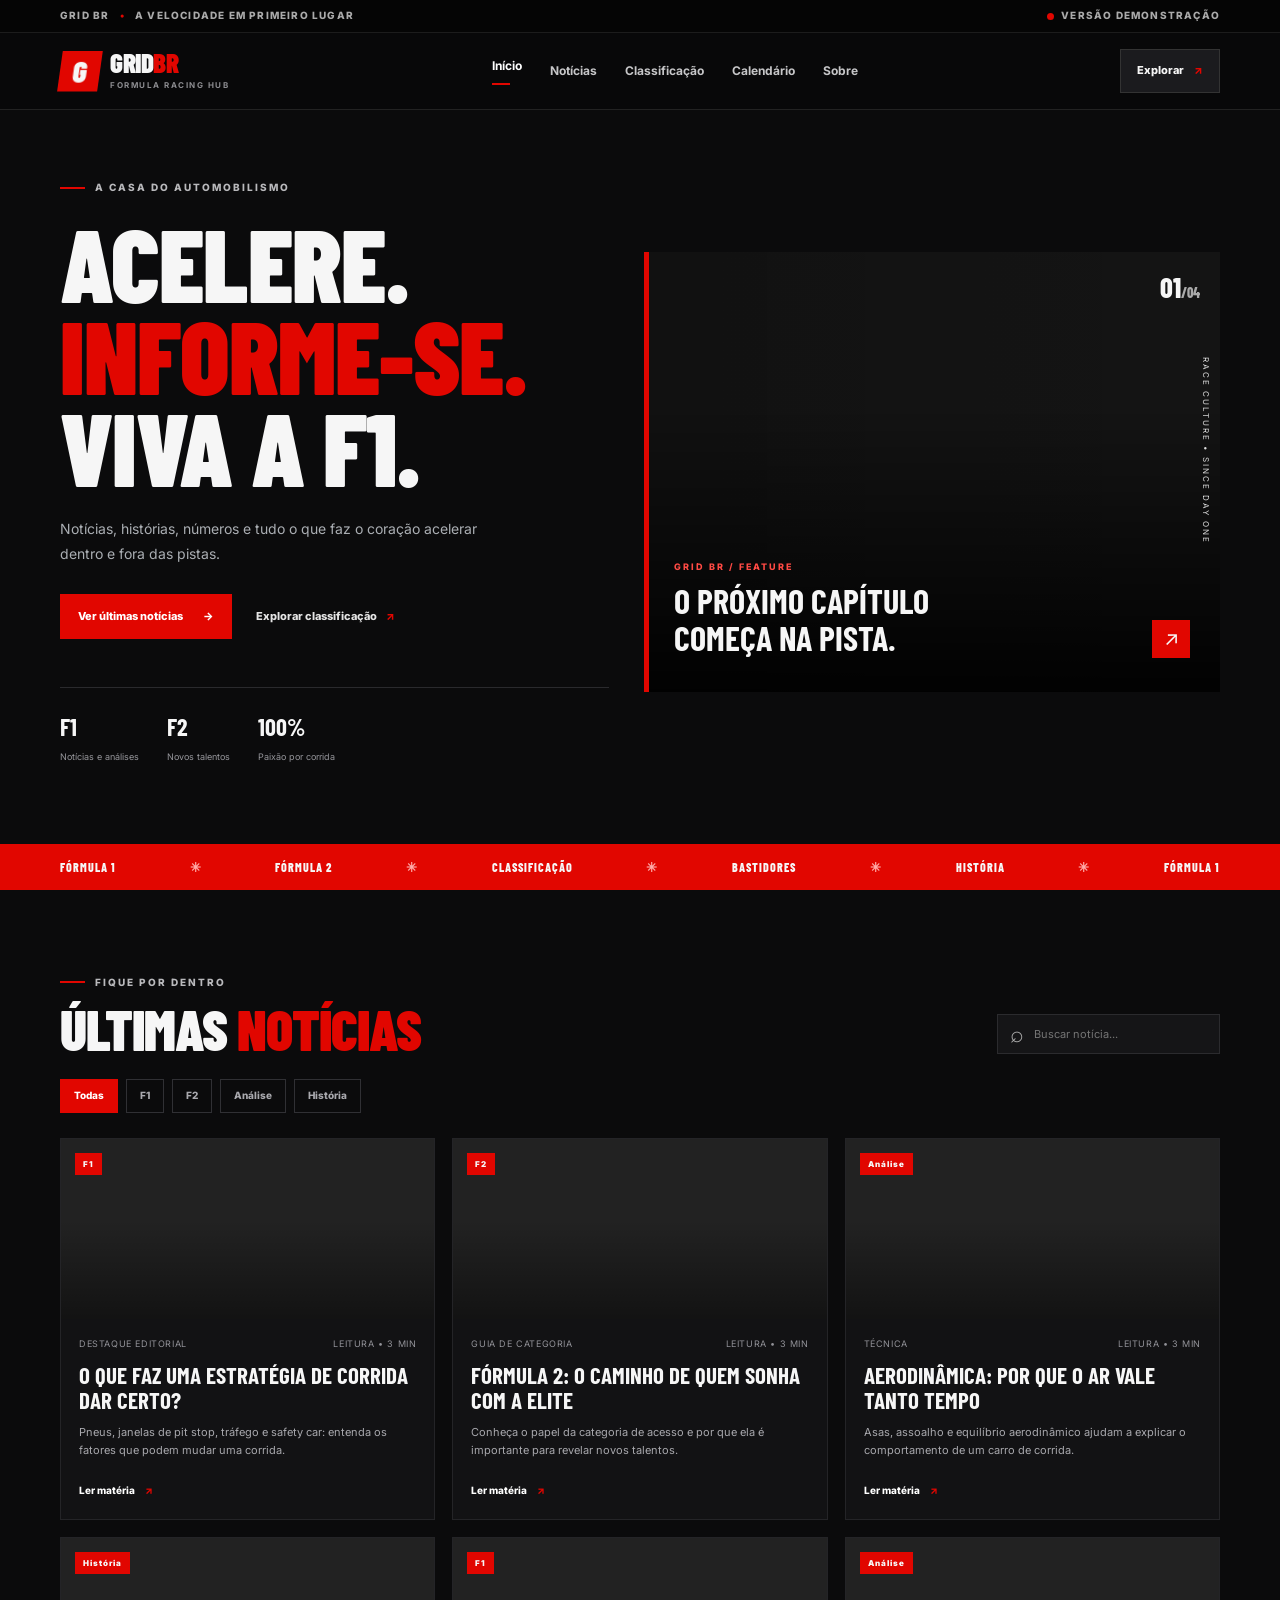
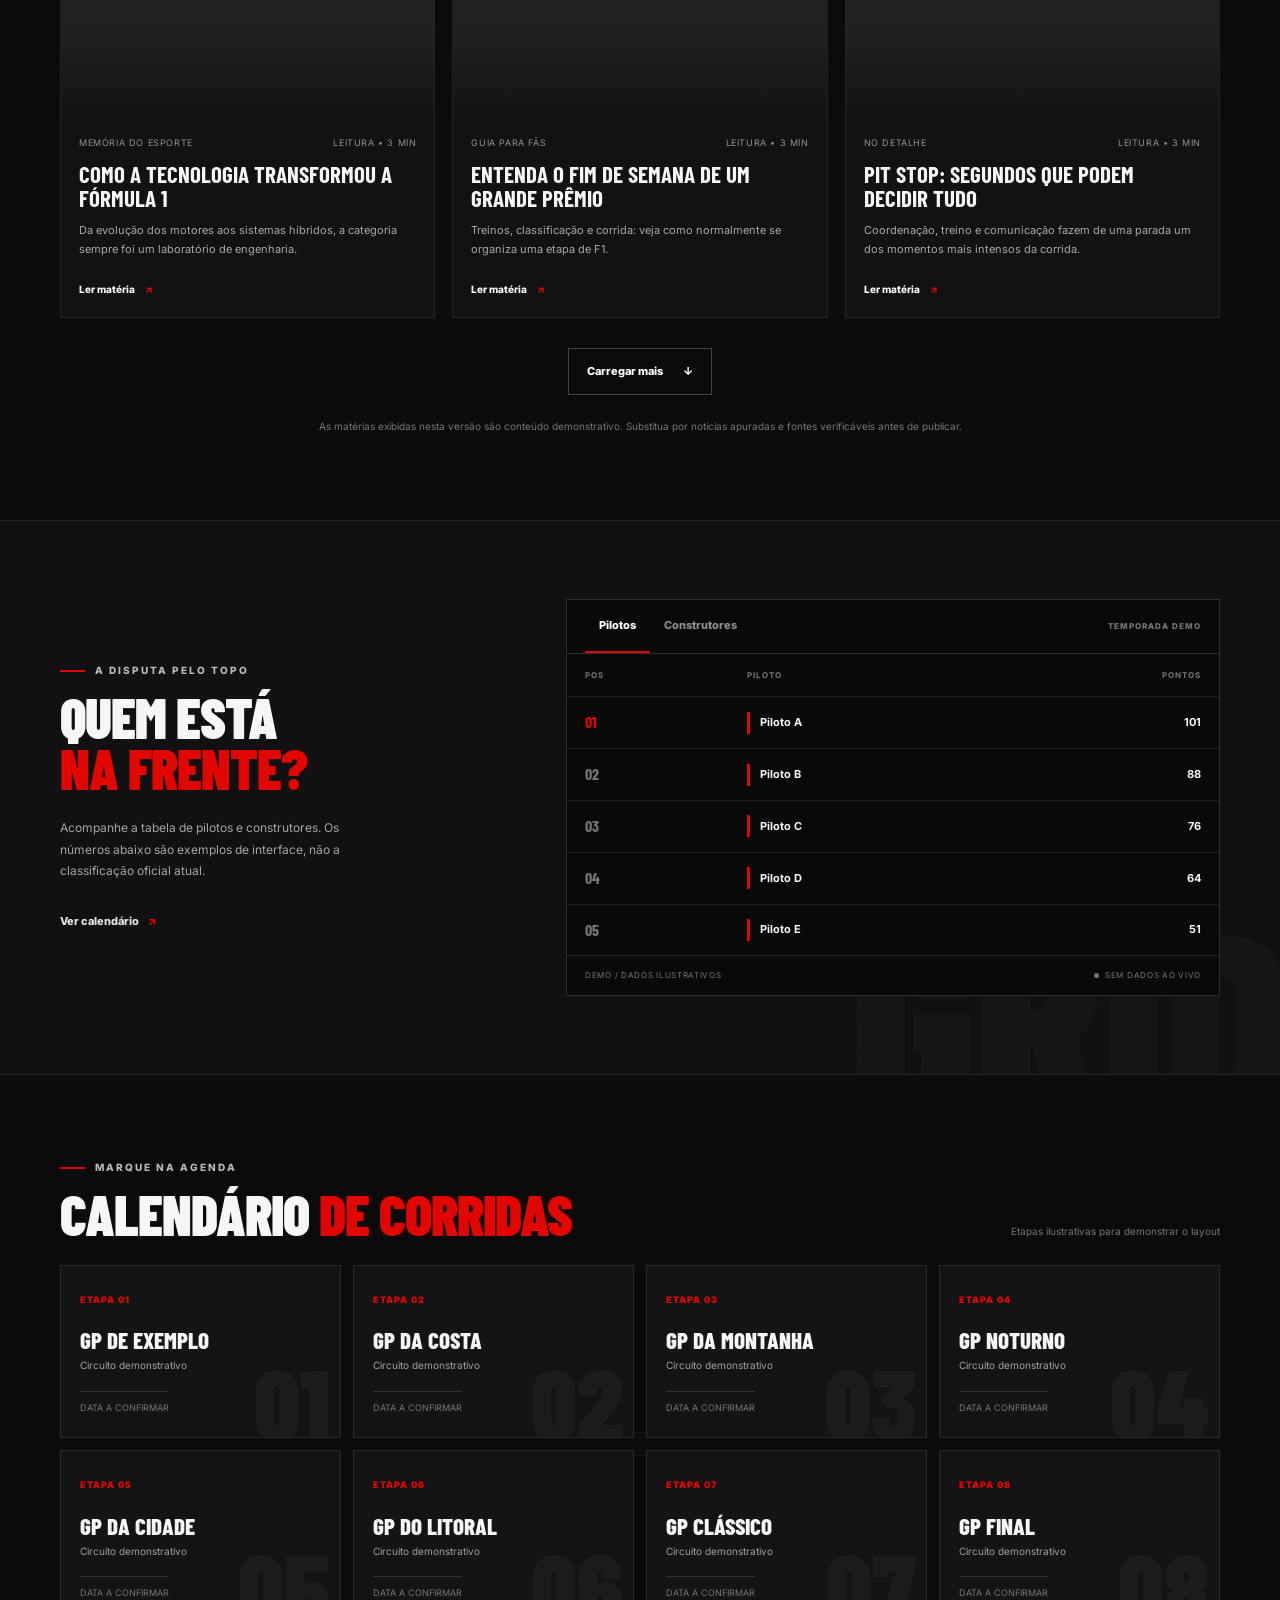
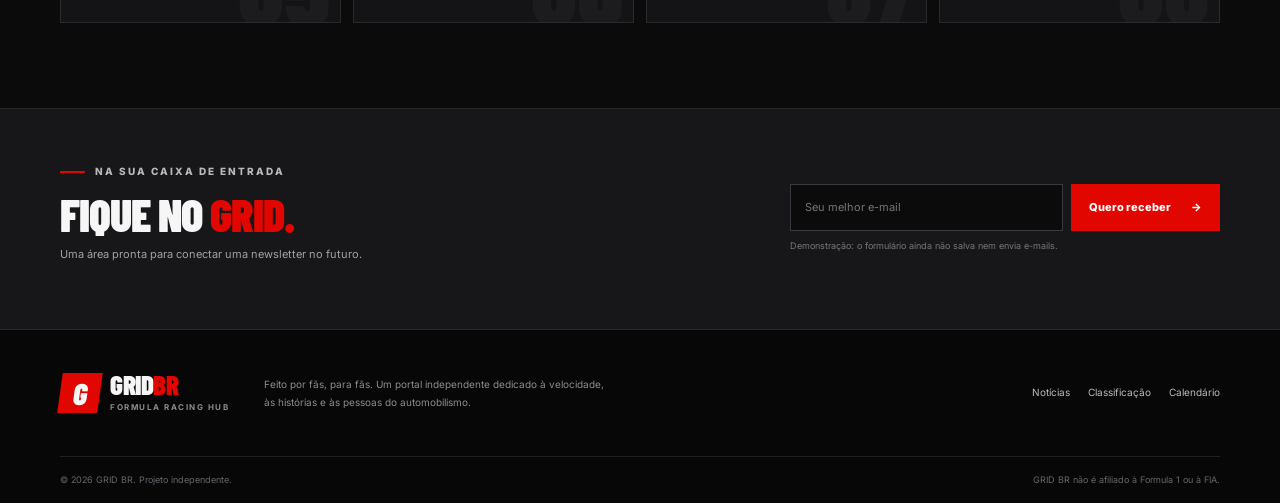
<file: index.html>
<!doctype html>
<html lang="pt-BR">
<head>
  <meta charset="utf-8">
  <meta name="viewport" content="width=device-width, initial-scale=1">
  <meta name="theme-color" content="#e10600">
  <meta name="description" content="GRID BR — notícias, calendário, resultados e classificação do automobilismo.">
  <title>GRID BR — O mundo da F1 em um só lugar</title>
  <link rel="preconnect" href="https://fonts.googleapis.com">
  <link rel="preconnect" href="https://fonts.gstatic.com" crossorigin>
  <link href="https://fonts.googleapis.com/css2?family=Barlow+Condensed:wght@500;600;700;800;900&family=Inter:wght@400;500;600;700;800&display=swap" rel="stylesheet">
  <link rel="stylesheet" href="styles.css">
</head>
<body>
  <div class="topline"><div class="container topline-inner"><span>GRID BR <i>•</i> A VELOCIDADE EM PRIMEIRO LUGAR</span><span class="demo-label"><span class="dot"></span> VERSÃO DEMONSTRAÇÃO</span></div></div>
  <header class="site-header">
    <div class="container nav-wrap">
      <a class="brand" href="#inicio" aria-label="GRID BR início"><span class="brand-mark">G</span><span>GRID<span class="brand-red">BR</span><small>FORMULA RACING HUB</small></span></a>
      <button class="menu-toggle" id="menuToggle" aria-label="Abrir menu" aria-expanded="false">☰</button>
      <nav id="mainNav" class="main-nav" aria-label="Navegação principal">
        <a class="nav-link active" href="#inicio">Início</a>
        <a class="nav-link" href="#noticias">Notícias</a>
        <a class="nav-link" href="#classificacao">Classificação</a>
        <a class="nav-link" href="#calendario">Calendário</a>
        <a class="nav-link" href="#sobre">Sobre</a>
      </nav>
      <a class="header-cta" href="#noticias">Explorar <span>↗</span></a>
    </div>
  </header>

  <main id="inicio">
    <section class="hero container">
      <div class="hero-copy">
        <div class="eyebrow"><span class="eyebrow-line"></span> A CASA DO AUTOMOBILISMO</div>
        <h1>ACELERE.<br><span>INFORME-SE.</span><br>VIVA A F1.</h1>
        <p>Notícias, histórias, números e tudo o que faz o coração acelerar dentro e fora das pistas.</p>
        <div class="hero-actions"><a class="btn btn-red" href="#noticias">Ver últimas notícias <span>→</span></a><a class="text-link" href="#classificacao">Explorar classificação <span>↗</span></a></div>
        <div class="hero-stats"><div><strong>F1</strong><span>Notícias e análises</span></div><div><strong>F2</strong><span>Novos talentos</span></div><div><strong>100%</strong><span>Paixão por corrida</span></div></div>
      </div>
      <div class="hero-visual">
        <div class="hero-image" role="img" aria-label="Carro de corrida em uma pista"></div>
        <div class="hero-image-shade"></div>
        <div class="hero-caption"><span class="caption-tag">GRID BR / FEATURE</span><strong>O próximo capítulo<br>começa na pista.</strong><span class="caption-arrow">↗</span></div>
        <div class="hero-number">01<span>/04</span></div>
        <div class="vertical-label">RACE CULTURE • SINCE DAY ONE</div>
      </div>
    </section>

    <section class="ticker" aria-label="Categorias do portal"><div class="container ticker-inner"><span>FÓRMULA 1</span><b>✳</b><span>FÓRMULA 2</span><b>✳</b><span>CLASSIFICAÇÃO</span><b>✳</b><span>BASTIDORES</span><b>✳</b><span>HISTÓRIA</span><b>✳</b><span>FÓRMULA 1</span></div></section>

    <section class="section container" id="noticias">
      <div class="section-heading"><div><div class="eyebrow"><span class="eyebrow-line"></span> FIQUE POR DENTRO</div><h2>ÚLTIMAS <span>NOTÍCIAS</span></h2></div><div class="section-tools"><label class="search-box"><span>⌕</span><input id="newsSearch" type="search" placeholder="Buscar notícia..." aria-label="Buscar notícia"></label></div></div>
      <div class="filter-row" id="newsFilters"><button class="filter-chip selected" data-filter="Todas">Todas</button><button class="filter-chip" data-filter="F1">F1</button><button class="filter-chip" data-filter="F2">F2</button><button class="filter-chip" data-filter="Análise">Análise</button><button class="filter-chip" data-filter="História">História</button></div>
      <div class="news-grid" id="newsGrid" aria-live="polite"></div>
      <p class="empty-state" id="emptyState" hidden>Nenhuma notícia encontrada. Tente outro termo.</p>
      <div class="center-action"><button class="btn btn-outline" id="showMore">Carregar mais <span>↓</span></button></div>
      <p class="disclaimer">As matérias exibidas nesta versão são conteúdo demonstrativo. Substitua por notícias apuradas e fontes verificáveis antes de publicar.</p>
    </section>

    <section class="dark-band" id="classificacao">
      <div class="container standings-layout">
        <div class="standings-intro"><div class="eyebrow"><span class="eyebrow-line"></span> A DISPUTA PELO TOPO</div><h2>QUEM ESTÁ<br><span>NA FRENTE?</span></h2><p>Acompanhe a tabela de pilotos e construtores. Os números abaixo são exemplos de interface, não a classificação oficial atual.</p><a class="text-link light" href="#calendario">Ver calendário <span>↗</span></a></div>
        <div class="standings-card">
          <div class="table-tabs"><button class="table-tab selected" data-table="drivers">Pilotos</button><button class="table-tab" data-table="teams">Construtores</button><span class="table-season">TEMPORADA DEMO</span></div>
          <div class="standings-table-wrap"><table class="standings-table"><thead><tr><th>POS</th><th id="nameHeading">PILOTO</th><th>PONTOS</th></tr></thead><tbody id="standingsBody"></tbody></table></div>
          <div class="table-footer"><span>DEMO / DADOS ILUSTRATIVOS</span><span class="live-indicator"><span class="dot"></span> SEM DADOS AO VIVO</span></div>
        </div>
      </div>
    </section>

    <section class="section container" id="calendario">
      <div class="section-heading"><div><div class="eyebrow"><span class="eyebrow-line"></span> MARQUE NA AGENDA</div><h2>CALENDÁRIO <span>DE CORRIDAS</span></h2></div><div class="calendar-note">Etapas ilustrativas para demonstrar o layout</div></div>
      <div class="calendar-grid" id="calendarGrid"></div>
    </section>

    <section class="newsletter-section">
      <div class="container newsletter">
        <div><div class="eyebrow"><span class="eyebrow-line"></span> NA SUA CAIXA DE ENTRADA</div><h2>FIQUE NO <span>GRID.</span></h2><p>Uma área pronta para conectar uma newsletter no futuro.</p></div>
        <form id="newsletterForm" class="newsletter-form"><label class="sr-only" for="emailInput">Seu e-mail</label><input id="emailInput" type="email" placeholder="Seu melhor e-mail" required><button class="btn btn-red" type="submit">Quero receber <span>→</span></button><small id="newsletterMessage">Demonstração: o formulário ainda não salva nem envia e-mails.</small></form>
      </div>
    </section>
  </main>

  <footer id="sobre"><div class="container footer-main"><a class="brand footer-brand" href="#inicio"><span class="brand-mark">G</span><span>GRID<span class="brand-red">BR</span><small>FORMULA RACING HUB</small></span></a><p>Feito por fãs, para fãs. Um portal independente dedicado à velocidade, às histórias e às pessoas do automobilismo.</p><div class="footer-links"><a href="#noticias">Notícias</a><a href="#classificacao">Classificação</a><a href="#calendario">Calendário</a></div></div><div class="container footer-bottom"><span>© <span id="year"></span> GRID BR. Projeto independente.</span><span>GRID BR não é afiliado à Formula 1 ou à FIA.</span></div></footer>
  <dialog id="articleDialog" class="article-dialog"><button class="dialog-close" id="dialogClose" aria-label="Fechar">×</button><div id="dialogContent"></div></dialog>
  <script src="app.js"></script>
</body>
</html>
</file>
<file: styles.css>
:root{--red:#e10600;--red2:#ff2a24;--black:#080808;--panel:#111214;--panel2:#17181b;--line:#292a2e;--white:#f6f6f6;--muted:#a3a4a8;--font-head:"Barlow Condensed",Impact,sans-serif;--font-body:Inter,Arial,sans-serif}*{box-sizing:border-box}html{scroll-behavior:smooth;scroll-padding-top:90px}body{margin:0;background:#0b0b0c;color:var(--white);font-family:var(--font-body);line-height:1.55}a{color:inherit;text-decoration:none}button,input{font:inherit}.container{width:min(1160px,calc(100% - 40px));margin-inline:auto}.topline{background:#050505;border-bottom:1px solid #1c1c1c;color:#aaa;font-size:10px;font-weight:800;letter-spacing:1.2px}.topline-inner{display:flex;justify-content:space-between;align-items:center;min-height:32px}.topline i{color:var(--red);font-style:normal;padding:0 7px}.demo-label{display:flex;align-items:center;gap:7px}.dot{display:inline-block;width:7px;height:7px;border-radius:50%;background:var(--red)}.site-header{position:sticky;top:0;z-index:20;background:rgba(9,9,10,.94);backdrop-filter:blur(14px);border-bottom:1px solid #222}.nav-wrap{display:flex;align-items:center;justify-content:space-between;min-height:76px;gap:30px}.brand{display:flex;align-items:center;gap:10px;font-family:var(--font-head);font-weight:900;font-size:27px;line-height:.8;letter-spacing:-.5px}.brand-mark{display:grid;place-items:center;width:40px;height:40px;background:var(--red);font-size:30px;transform:skew(-8deg)}.brand-red{color:var(--red)}.brand small{display:block;margin-top:7px;font:700 8px var(--font-body);letter-spacing:1.5px;color:#8d8d91}.main-nav{display:flex;gap:28px;align-items:center}.nav-link{font-size:12px;color:#c6c6c8;font-weight:700;transition:.2s}.nav-link:hover,.nav-link.active{color:#fff}.nav-link.active:after{content:"";display:block;width:18px;height:2px;background:var(--red);margin-top:7px}.header-cta{background:#1b1b1e;padding:12px 16px;font-size:11px;font-weight:800;border:1px solid #333}.header-cta span{color:var(--red);padding-left:8px}.menu-toggle{display:none;background:transparent;color:white;border:0;font-size:25px}.hero{min-height:570px;display:grid;grid-template-columns:1fr 1.05fr;gap:35px;align-items:center;padding-block:55px 65px}.hero-copy{padding:15px 0}.eyebrow{display:flex;align-items:center;gap:10px;font-size:10px;font-weight:800;letter-spacing:2px;color:#b9b9bc}.eyebrow-line{width:25px;height:2px;background:var(--red)}h1,h2{font-family:var(--font-head);font-weight:900;line-height:.9;letter-spacing:-1px;margin:20px 0}h1{font-size:clamp(64px,8vw,104px)}h1 span,h2 span{color:var(--red)}.hero-copy>p{max-width:420px;color:#aaaeb3;font-size:14px;line-height:1.8;margin:24px 0 28px}.hero-actions{display:flex;align-items:center;gap:24px;flex-wrap:wrap}.btn{display:inline-flex;align-items:center;justify-content:center;gap:20px;border:0;padding:14px 18px;font-size:11px;font-weight:800;cursor:pointer;transition:transform .2s,background .2s}.btn:hover{transform:translateY(-2px)}.btn-red{background:var(--red);color:white}.btn-red:hover{background:#ff2019}.text-link{font-size:11px;font-weight:800;color:#e4e4e4}.text-link span{color:var(--red);padding-left:7px}.hero-stats{display:flex;gap:28px;margin-top:48px;padding-top:20px;border-top:1px solid #2a2a2d}.hero-stats div{display:flex;flex-direction:column;gap:4px}.hero-stats strong{font-family:var(--font-head);font-size:24px}.hero-stats span{font-size:9px;color:#96969b}.hero-visual{height:440px;position:relative;overflow:hidden;background:#151515}.hero-image{position:absolute;inset:0;background-image:linear-gradient(90deg,rgba(0,0,0,.08),rgba(0,0,0,.05)),url("https://images.unsplash.com/photo-1532906619279-a4b7267faa66?auto=format&fit=crop&w=1200&q=85");background-size:cover;background-position:center;filter:saturate(.78)}.hero-image-shade{position:absolute;inset:0;background:linear-gradient(0deg,rgba(0,0,0,.92),transparent 65%),linear-gradient(90deg,rgba(0,0,0,.12),transparent)}.hero-visual:before{content:"";position:absolute;z-index:1;top:0;left:0;width:5px;height:100%;background:var(--red)}.hero-caption{position:absolute;z-index:2;bottom:34px;left:30px;right:30px}.caption-tag{display:block;font-size:9px;font-weight:800;letter-spacing:2px;color:#ff4a44;margin-bottom:10px}.hero-caption strong{font-family:var(--font-head);font-size:34px;line-height:1.02;text-transform:uppercase}.caption-arrow{position:absolute;right:0;bottom:0;width:38px;height:38px;background:var(--red);display:grid;place-items:center;font-size:20px}.hero-number{position:absolute;z-index:2;right:20px;top:18px;font:800 28px var(--font-head)}.hero-number span{font-size:14px;color:#aaa}.vertical-label{position:absolute;right:8px;top:105px;writing-mode:vertical-rl;font-size:8px;letter-spacing:2px;color:#ddd}.ticker{background:var(--red);overflow:hidden}.ticker-inner{display:flex;align-items:center;justify-content:space-between;gap:20px;min-height:46px;white-space:nowrap;font:800 12px var(--font-head);letter-spacing:1px}.ticker-inner b{font-size:13px;color:#ffaaa7}.section{padding-block:85px}.section-heading{display:flex;justify-content:space-between;align-items:end;gap:20px;margin-bottom:25px}.section-heading h2,.standings-intro h2,.newsletter h2{font-size:clamp(38px,5vw,56px);margin:14px 0 0}.search-box{display:flex;align-items:center;gap:8px;background:#151517;border:1px solid #2b2b2e;padding:0 12px;height:40px;min-width:220px}.search-box span{font-size:23px;color:#aaa}.search-box input{background:transparent;color:white;border:0;outline:0;width:100%;font-size:11px}.filter-row{display:flex;gap:8px;margin-bottom:25px;flex-wrap:wrap}.filter-chip{border:1px solid #303034;background:transparent;color:#a9a9ae;padding:8px 13px;font-size:10px;font-weight:800;cursor:pointer}.filter-chip.selected,.filter-chip:hover{background:var(--red);border-color:var(--red);color:white}.news-grid{display:grid;grid-template-columns:repeat(3,1fr);gap:17px}.news-card{background:#121214;border:1px solid #242427;overflow:hidden;min-width:0;transition:transform .2s,border-color .2s;cursor:pointer}.news-card:hover{transform:translateY(-4px);border-color:#555}.news-image{height:180px;position:relative;background:#222;background-size:cover;background-position:center}.news-image:after{content:"";position:absolute;inset:0;background:linear-gradient(0deg,rgba(0,0,0,.45),transparent 55%)}.news-category{position:absolute;z-index:1;left:14px;top:14px;background:var(--red);padding:5px 8px;font-size:8px;font-weight:900;letter-spacing:1px}.news-body{padding:18px}.news-meta{display:flex;justify-content:space-between;gap:10px;font-size:9px;color:#929298;text-transform:uppercase;letter-spacing:.6px}.news-body h3{font:700 23px/1.08 var(--font-head);text-transform:uppercase;margin:12px 0 10px}.news-body p{font-size:11px;color:#a8a8ad;line-height:1.7;margin:0 0 16px}.read-more{color:#fff;font-size:10px;font-weight:800}.read-more span{color:var(--red);padding-left:8px}.center-action{text-align:center;margin-top:30px}.btn-outline{border:1px solid #454549;background:transparent;color:white}.btn-outline:hover{border-color:var(--red)}.disclaimer{font-size:10px;color:#777;text-align:center;margin:24px 0 0}.empty-state{padding:30px;color:#aaa;text-align:center}.dark-band{background:#111113;border-block:1px solid #252528;position:relative;overflow:hidden}.dark-band:after{content:"GRID";position:absolute;right:-10px;bottom:-95px;font:900 260px var(--font-head);color:rgba(255,255,255,.018);pointer-events:none}.standings-layout{display:grid;grid-template-columns:.8fr 1.2fr;gap:70px;align-items:center;padding-block:78px;position:relative;z-index:1}.standings-intro p{color:#a4a4aa;font-size:12px;line-height:1.8;max-width:300px;margin:24px 0}.text-link.light{display:inline-block;margin-top:7px}.standings-card{background:#09090a;border:1px solid #303034}.table-tabs{display:flex;align-items:center;gap:0;border-bottom:1px solid #2c2c30;padding:0 18px}.table-tab{background:transparent;border:0;color:#8c8c92;padding:17px 14px;font-size:11px;font-weight:800;cursor:pointer;border-bottom:2px solid transparent}.table-tab.selected{color:white;border-bottom-color:var(--red)}.table-season{margin-left:auto;color:#777;font-size:8px;letter-spacing:1px;font-weight:800}.standings-table-wrap{overflow-x:auto}.standings-table{width:100%;border-collapse:collapse;text-align:left}.standings-table th{font-size:8px;color:#777;letter-spacing:1px;padding:15px 18px}.standings-table td{font-size:11px;font-weight:700;padding:13px 18px;border-top:1px solid #202023}.standings-table td:first-child{color:#777;font-family:var(--font-head);font-size:16px}.standings-table tr:first-child td:first-child{color:var(--red)}.standings-table td:last-child,.standings-table th:last-child{text-align:right}.driver-cell{display:flex;align-items:center;gap:10px}.driver-bar{width:3px;height:22px;background:var(--red)}.table-footer{display:flex;justify-content:space-between;padding:13px 18px;border-top:1px solid #28282b;font-size:8px;color:#777;letter-spacing:.7px}.live-indicator{display:flex;align-items:center;gap:6px}.live-indicator .dot{width:5px;height:5px;background:#777}.calendar-note{font-size:10px;color:#777}.calendar-grid{display:grid;grid-template-columns:repeat(4,1fr);gap:12px}.race-card{background:#141416;border:1px solid #2a2a2d;padding:19px;position:relative;min-height:155px;overflow:hidden}.race-card:after{content:attr(data-round);position:absolute;right:10px;bottom:-24px;font:900 100px var(--font-head);color:rgba(255,255,255,.035)}.race-round{font-size:9px;color:var(--red);font-weight:900;letter-spacing:1px}.race-card h3{font:800 23px var(--font-head);text-transform:uppercase;margin:17px 0 4px}.race-card p{font-size:10px;color:#a1a1a6;margin:0}.race-date{display:inline-block;border-top:1px solid #333;margin-top:17px;padding-top:9px;font-size:9px;color:#777}.newsletter-section{background:#171719;border-block:1px solid #29292c}.newsletter{padding-block:55px;display:flex;align-items:center;justify-content:space-between;gap:30px}.newsletter h2{font-size:46px}.newsletter p{color:#a1a1a6;font-size:11px}.newsletter-form{width:min(430px,100%);display:grid;grid-template-columns:1fr auto;gap:8px}.newsletter-form input{min-width:0;background:#0b0b0c;border:1px solid #39393d;padding:14px;color:white;font-size:11px;outline:none}.newsletter-form input:focus{border-color:var(--red)}.newsletter-form small{grid-column:1/-1;color:#777;font-size:9px}footer{background:#070708}.footer-main{display:flex;align-items:center;gap:35px;padding-block:35px}.footer-main>p{max-width:350px;color:#8c8c92;font-size:10px;line-height:1.8;margin-right:auto}.footer-links{display:flex;gap:18px;font-size:10px;color:#bbb}.footer-bottom{display:flex;justify-content:space-between;gap:15px;border-top:1px solid #202023;padding-block:16px;color:#67676d;font-size:9px}.article-dialog{position:fixed;max-width:650px;width:calc(100% - 30px);max-height:85vh;overflow:auto;background:#111113;color:white;border:1px solid #38383c;padding:30px}.article-dialog::backdrop{background:rgba(0,0,0,.8);backdrop-filter:blur(5px)}.dialog-close{position:sticky;float:right;top:0;background:var(--red);color:white;border:0;width:32px;height:32px;font-size:24px;cursor:pointer}.dialog-image{height:230px;background-size:cover;background-position:center;margin:-30px -30px 25px}.dialog-category{font-size:10px;color:#ff514b;font-weight:900;letter-spacing:1px}.dialog-title{font:900 38px/1 var(--font-head);text-transform:uppercase}.dialog-copy{font-size:13px;line-height:1.8;color:#bbb}.sr-only{position:absolute;width:1px;height:1px;padding:0;margin:-1px;overflow:hidden;clip:rect(0,0,0,0);white-space:nowrap;border:0}
@media(max-width:900px){.main-nav{gap:16px}.hero{grid-template-columns:1fr 1fr;gap:22px}.hero-visual{height:390px}.hero-stats{gap:15px}.standings-layout{gap:30px}.calendar-grid{grid-template-columns:repeat(2,1fr)}.news-image{height:150px}.footer-main{flex-wrap:wrap}.footer-main>p{order:3;flex-basis:100%;margin:0}.footer-links{margin-left:auto}}
@media(max-width:680px){.container{width:min(100% - 28px,1160px)}.topline-inner{font-size:8px}.demo-label{font-size:8px}.nav-wrap{min-height:65px;gap:12px}.brand{font-size:24px}.brand-mark{width:35px;height:35px}.menu-toggle{display:block;margin-left:auto}.header-cta{display:none}.main-nav{display:none;position:absolute;top:65px;left:0;right:0;background:#0c0c0d;border-bottom:1px solid #333;padding:15px 22px 20px;flex-direction:column;align-items:flex-start;gap:17px}.main-nav.open{display:flex}.nav-link.active:after{margin-top:4px}.hero{grid-template-columns:1fr;padding-block:38px 35px;gap:28px}.hero-copy{padding:0}.hero h1{font-size:clamp(62px,17vw,88px)}.hero-copy>p{font-size:12px}.hero-stats{margin-top:30px}.hero-visual{height:340px}.hero-caption{left:20px;bottom:24px}.hero-caption strong{font-size:29px}.ticker-inner{justify-content:flex-start;gap:15px;min-height:40px;font-size:11px}.section{padding-block:55px}.section-heading{align-items:flex-start;flex-direction:column}.section-heading h2{font-size:45px}.section-tools,.search-box{width:100%}.news-grid{grid-template-columns:1fr}.news-card{display:grid;grid-template-columns:38% 1fr}.news-image{height:100%;min-height:205px}.news-body{padding:14px}.news-body h3{font-size:21px}.news-body p{font-size:10px}.news-meta{flex-direction:column;gap:4px}.standings-layout{grid-template-columns:1fr;padding-block:55px;gap:30px}.standings-intro h2{font-size:48px}.standings-table th,.standings-table td{padding:12px 10px}.table-tabs{padding-inline:8px}.table-tab{padding-inline:10px}.table-season{font-size:7px}.calendar-grid{grid-template-columns:1fr 1fr;gap:8px}.race-card{padding:14px;min-height:145px}.race-card h3{font-size:20px}.calendar-note{line-height:1.6}.newsletter{padding-block:40px;align-items:flex-start;flex-direction:column}.newsletter h2{font-size:42px}.newsletter-form{grid-template-columns:1fr}.newsletter-form small{grid-column:auto}.footer-main{gap:20px}.footer-links{margin-left:0;flex-wrap:wrap}.footer-bottom{flex-direction:column;line-height:1.7}.dialog-image{height:170px}.dialog-title{font-size:32px}}
@media(prefers-reduced-motion:reduce){html{scroll-behavior:auto}*,*:before,*:after{transition:none!important}}
</file>
